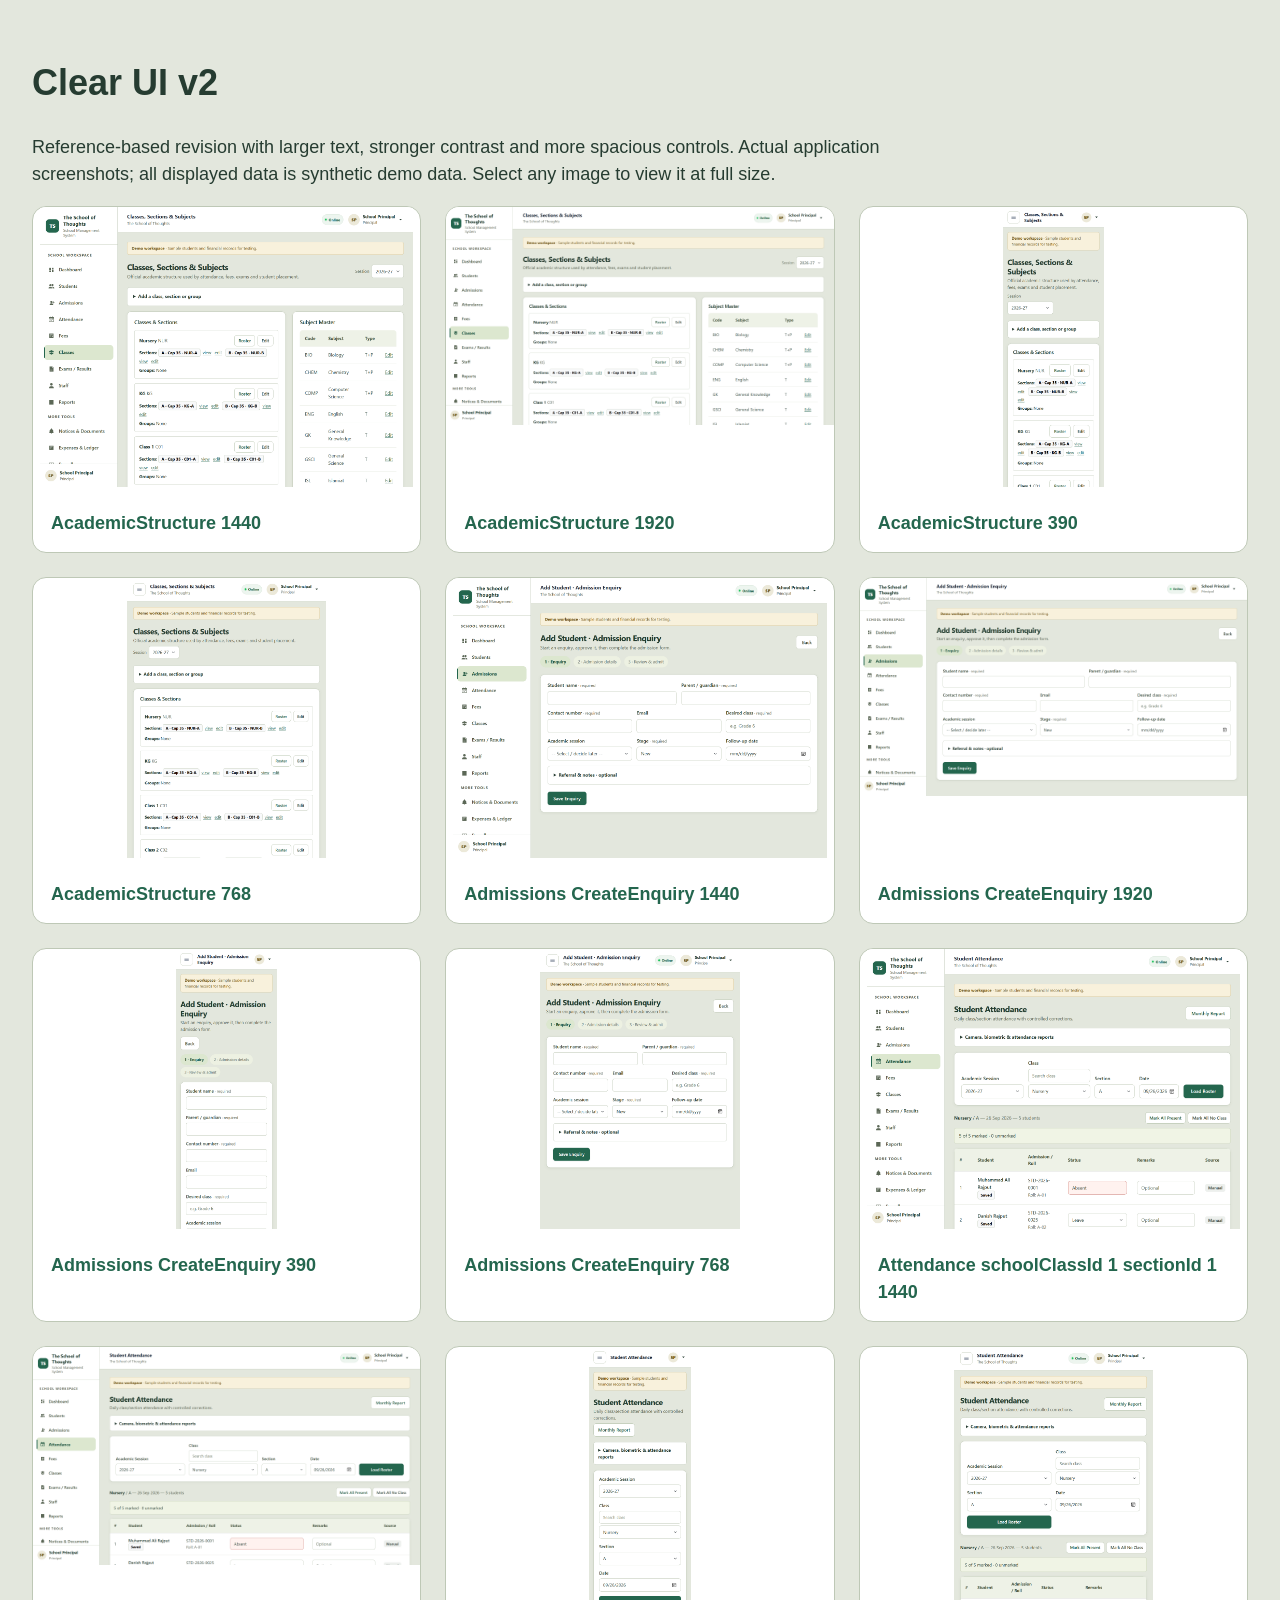
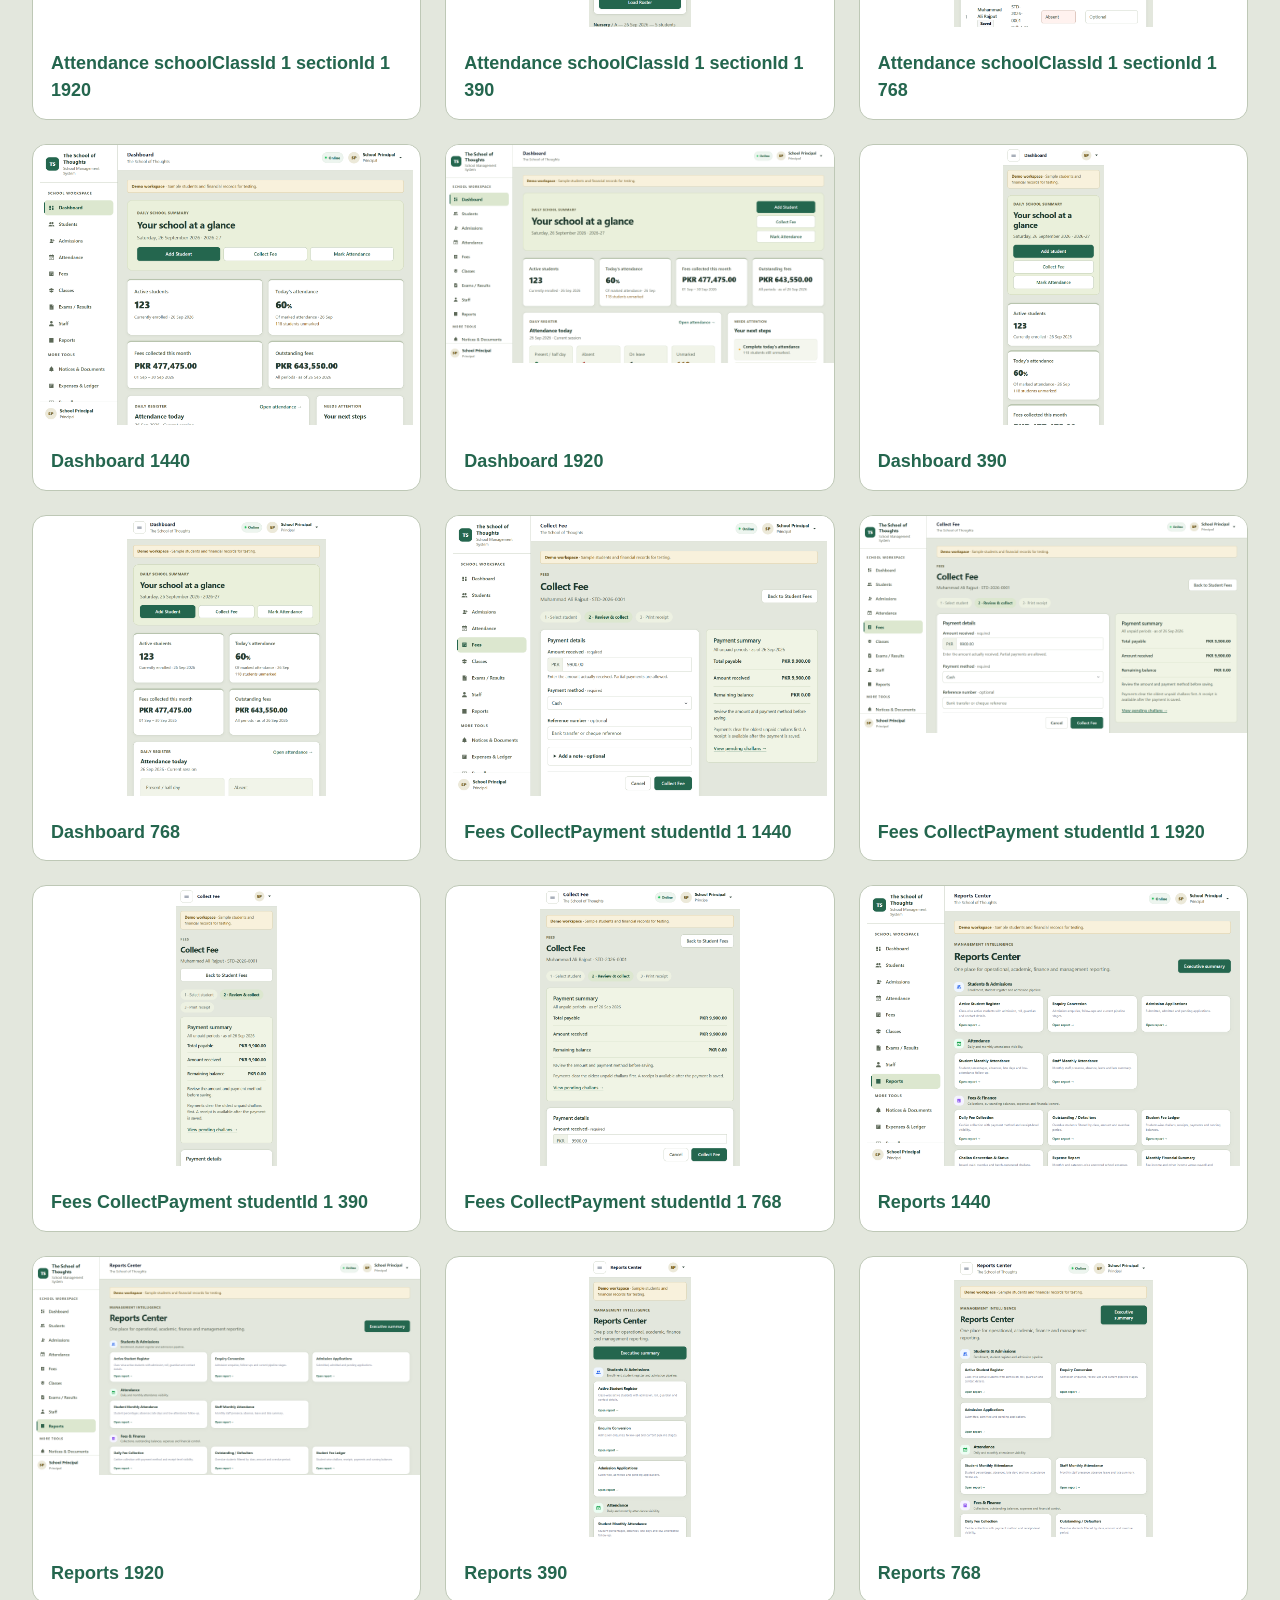
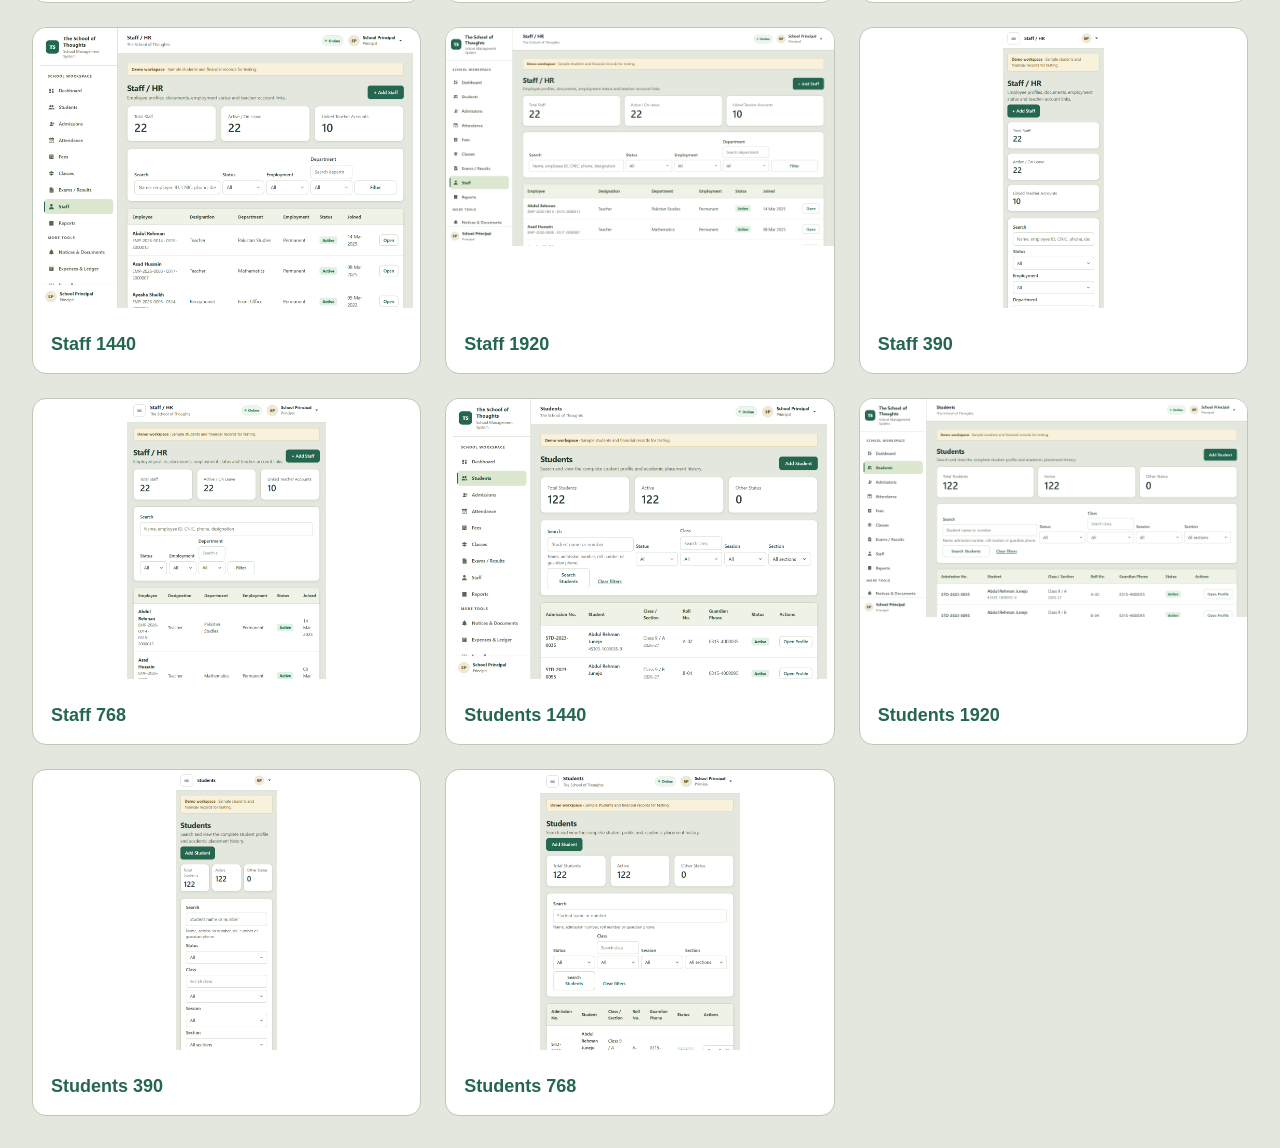
<file: Clear UI v2 Screenshots/index.html>
<!doctype html><html lang="en"><meta charset="utf-8"><meta name="viewport" content="width=device-width,initial-scale=1"><title>Clear UI v2</title><style>body{font:18px/1.5 'Segoe UI',sans-serif;background:#e3e7dd;color:#263c31;padding:32px;margin:0}h1{font-size:36px}p{max-width:900px}.grid{display:grid;grid-template-columns:repeat(auto-fit,minmax(300px,1fr));gap:24px}article{border:1px solid #bec8b6;border-radius:14px;background:white;overflow:hidden}img{width:100%;height:280px;object-fit:contain;object-position:top}a{color:#24664e;text-decoration:none}h2{font-size:18px;padding:0 18px}</style><h1>Clear UI v2</h1><p>Reference-based revision with larger text, stronger contrast and more spacious controls. Actual application screenshots; all displayed data is synthetic demo data. Select any image to view it at full size.</p><main class="grid"><article><a href="AcademicStructure-1440.png"><img loading="lazy" src="AcademicStructure-1440.png" alt="AcademicStructure 1440"><h2>AcademicStructure 1440</h2></a></article><article><a href="AcademicStructure-1920.png"><img loading="lazy" src="AcademicStructure-1920.png" alt="AcademicStructure 1920"><h2>AcademicStructure 1920</h2></a></article><article><a href="AcademicStructure-390.png"><img loading="lazy" src="AcademicStructure-390.png" alt="AcademicStructure 390"><h2>AcademicStructure 390</h2></a></article><article><a href="AcademicStructure-768.png"><img loading="lazy" src="AcademicStructure-768.png" alt="AcademicStructure 768"><h2>AcademicStructure 768</h2></a></article><article><a href="Admissions-CreateEnquiry-1440.png"><img loading="lazy" src="Admissions-CreateEnquiry-1440.png" alt="Admissions CreateEnquiry 1440"><h2>Admissions CreateEnquiry 1440</h2></a></article><article><a href="Admissions-CreateEnquiry-1920.png"><img loading="lazy" src="Admissions-CreateEnquiry-1920.png" alt="Admissions CreateEnquiry 1920"><h2>Admissions CreateEnquiry 1920</h2></a></article><article><a href="Admissions-CreateEnquiry-390.png"><img loading="lazy" src="Admissions-CreateEnquiry-390.png" alt="Admissions CreateEnquiry 390"><h2>Admissions CreateEnquiry 390</h2></a></article><article><a href="Admissions-CreateEnquiry-768.png"><img loading="lazy" src="Admissions-CreateEnquiry-768.png" alt="Admissions CreateEnquiry 768"><h2>Admissions CreateEnquiry 768</h2></a></article><article><a href="Attendance-schoolClassId-1-sectionId-1-1440.png"><img loading="lazy" src="Attendance-schoolClassId-1-sectionId-1-1440.png" alt="Attendance schoolClassId 1 sectionId 1 1440"><h2>Attendance schoolClassId 1 sectionId 1 1440</h2></a></article><article><a href="Attendance-schoolClassId-1-sectionId-1-1920.png"><img loading="lazy" src="Attendance-schoolClassId-1-sectionId-1-1920.png" alt="Attendance schoolClassId 1 sectionId 1 1920"><h2>Attendance schoolClassId 1 sectionId 1 1920</h2></a></article><article><a href="Attendance-schoolClassId-1-sectionId-1-390.png"><img loading="lazy" src="Attendance-schoolClassId-1-sectionId-1-390.png" alt="Attendance schoolClassId 1 sectionId 1 390"><h2>Attendance schoolClassId 1 sectionId 1 390</h2></a></article><article><a href="Attendance-schoolClassId-1-sectionId-1-768.png"><img loading="lazy" src="Attendance-schoolClassId-1-sectionId-1-768.png" alt="Attendance schoolClassId 1 sectionId 1 768"><h2>Attendance schoolClassId 1 sectionId 1 768</h2></a></article><article><a href="Dashboard-1440.png"><img loading="lazy" src="Dashboard-1440.png" alt="Dashboard 1440"><h2>Dashboard 1440</h2></a></article><article><a href="Dashboard-1920.png"><img loading="lazy" src="Dashboard-1920.png" alt="Dashboard 1920"><h2>Dashboard 1920</h2></a></article><article><a href="Dashboard-390.png"><img loading="lazy" src="Dashboard-390.png" alt="Dashboard 390"><h2>Dashboard 390</h2></a></article><article><a href="Dashboard-768.png"><img loading="lazy" src="Dashboard-768.png" alt="Dashboard 768"><h2>Dashboard 768</h2></a></article><article><a href="Fees-CollectPayment-studentId-1-1440.png"><img loading="lazy" src="Fees-CollectPayment-studentId-1-1440.png" alt="Fees CollectPayment studentId 1 1440"><h2>Fees CollectPayment studentId 1 1440</h2></a></article><article><a href="Fees-CollectPayment-studentId-1-1920.png"><img loading="lazy" src="Fees-CollectPayment-studentId-1-1920.png" alt="Fees CollectPayment studentId 1 1920"><h2>Fees CollectPayment studentId 1 1920</h2></a></article><article><a href="Fees-CollectPayment-studentId-1-390.png"><img loading="lazy" src="Fees-CollectPayment-studentId-1-390.png" alt="Fees CollectPayment studentId 1 390"><h2>Fees CollectPayment studentId 1 390</h2></a></article><article><a href="Fees-CollectPayment-studentId-1-768.png"><img loading="lazy" src="Fees-CollectPayment-studentId-1-768.png" alt="Fees CollectPayment studentId 1 768"><h2>Fees CollectPayment studentId 1 768</h2></a></article><article><a href="Reports-1440.png"><img loading="lazy" src="Reports-1440.png" alt="Reports 1440"><h2>Reports 1440</h2></a></article><article><a href="Reports-1920.png"><img loading="lazy" src="Reports-1920.png" alt="Reports 1920"><h2>Reports 1920</h2></a></article><article><a href="Reports-390.png"><img loading="lazy" src="Reports-390.png" alt="Reports 390"><h2>Reports 390</h2></a></article><article><a href="Reports-768.png"><img loading="lazy" src="Reports-768.png" alt="Reports 768"><h2>Reports 768</h2></a></article><article><a href="Staff-1440.png"><img loading="lazy" src="Staff-1440.png" alt="Staff 1440"><h2>Staff 1440</h2></a></article><article><a href="Staff-1920.png"><img loading="lazy" src="Staff-1920.png" alt="Staff 1920"><h2>Staff 1920</h2></a></article><article><a href="Staff-390.png"><img loading="lazy" src="Staff-390.png" alt="Staff 390"><h2>Staff 390</h2></a></article><article><a href="Staff-768.png"><img loading="lazy" src="Staff-768.png" alt="Staff 768"><h2>Staff 768</h2></a></article><article><a href="Students-1440.png"><img loading="lazy" src="Students-1440.png" alt="Students 1440"><h2>Students 1440</h2></a></article><article><a href="Students-1920.png"><img loading="lazy" src="Students-1920.png" alt="Students 1920"><h2>Students 1920</h2></a></article><article><a href="Students-390.png"><img loading="lazy" src="Students-390.png" alt="Students 390"><h2>Students 390</h2></a></article><article><a href="Students-768.png"><img loading="lazy" src="Students-768.png" alt="Students 768"><h2>Students 768</h2></a></article></main></html>
</file>
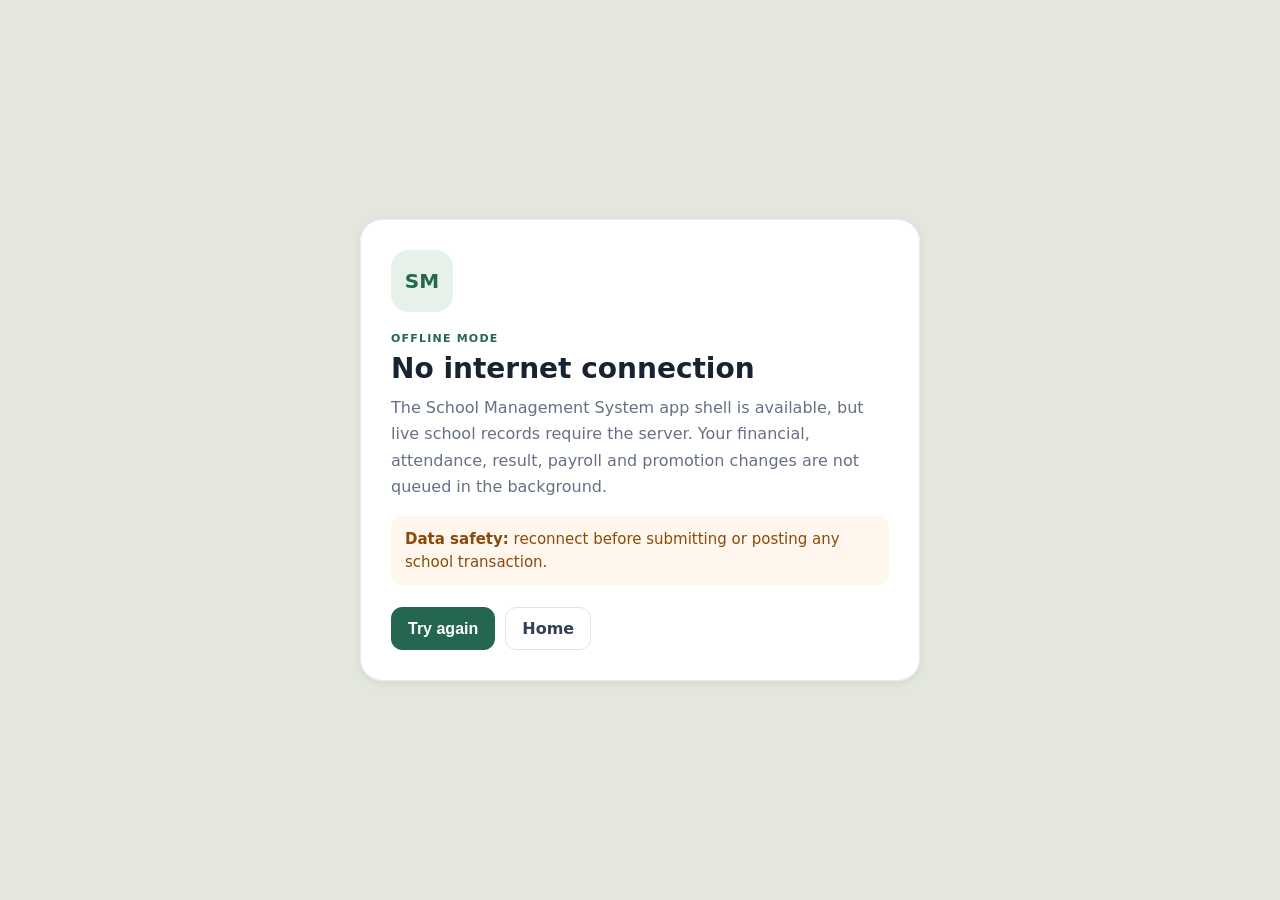
<file: School Management System/wwwroot/offline.html>
<!doctype html>
<html lang="en">
<head>
  <meta charset="utf-8">
  <meta name="viewport" content="width=device-width, initial-scale=1, viewport-fit=cover">
  <meta name="theme-color" content="#24664e">
  <title>Offline - School Management System</title>
  <style>
    *{box-sizing:border-box}body{margin:0;min-height:100vh;display:grid;place-items:center;background:#e3e7dd;color:#182230;font-family:Inter,system-ui,-apple-system,BlinkMacSystemFont,"Segoe UI",sans-serif;padding:24px}.card{width:min(560px,100%);background:#fff;border:1px solid #e7ebf2;border-radius:22px;padding:30px;box-shadow:0 2px 8px rgba(30,65,42,.08)}.icon{width:62px;height:62px;border-radius:18px;display:grid;place-items:center;background:#e5f1e9;color:#24664e;font-weight:900;font-size:20px;margin-bottom:20px}.eyebrow{text-transform:uppercase;letter-spacing:.11em;font-size:11px;font-weight:800;color:#24664e}h1{font-size:28px;line-height:1.15;margin:8px 0 10px}p{color:#667085;line-height:1.65;margin:0 0 16px}.safe{background:#fff7ed;color:#8a4b0a;border-radius:13px;padding:12px 14px;font-size:15px;line-height:1.5}.actions{display:flex;gap:10px;margin-top:22px;flex-wrap:wrap}button,a{border-radius:11px;padding:11px 16px;font-weight:700;font-size:16px;text-decoration:none;border:1px solid #dfe5ee;background:#fff;color:#344054;cursor:pointer}button:first-child{background:#24664e;color:#fff;border-color:#24664e}
  </style>
</head>
<body>
  <main class="card">
    <div class="icon">SM</div>
    <div class="eyebrow">Offline mode</div>
    <h1>No internet connection</h1>
    <p>The School Management System app shell is available, but live school records require the server. Your financial, attendance, result, payroll and promotion changes are not queued in the background.</p>
    <div class="safe"><strong>Data safety:</strong> reconnect before submitting or posting any school transaction.</div>
    <div class="actions"><button onclick="location.reload()">Try again</button><a href="/">Home</a></div>
  </main>
</body>
</html>
</file>
